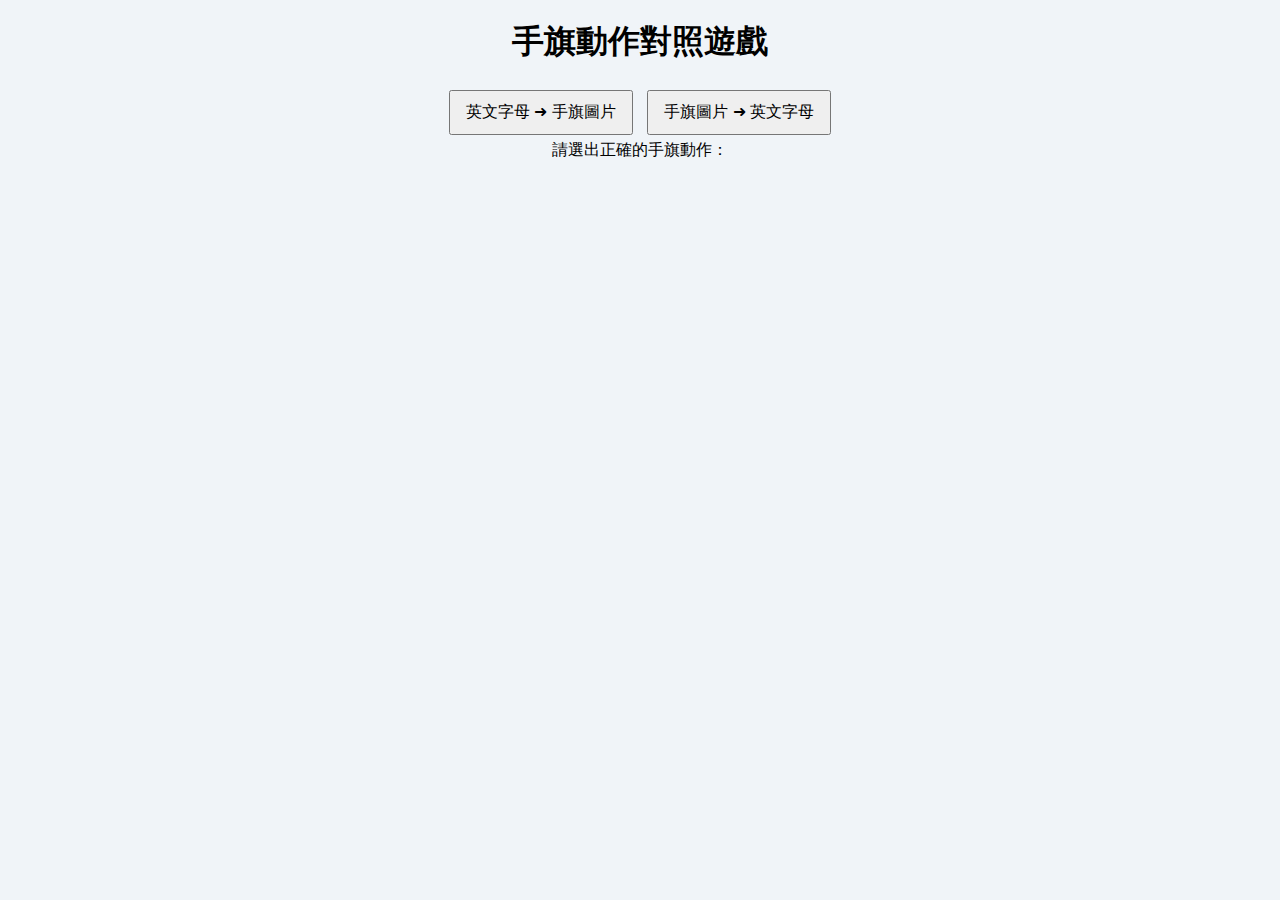
<file: index.html>
<!DOCTYPE html>
<html lang="zh-Hant">
<head>
  <meta charset="UTF-8">
  <title>手旗遊戲</title>
  <style>
    body {
      font-family: Arial, sans-serif;
      text-align: center;
      background-color: #f0f4f8;
    }
    h1 {
      margin-top: 20px;
    }
    #mode-selection {
      margin-top: 20px;
    }
    #letter-display, #image-question {
      font-size: 3em;
      margin-top: 10px;
    }
    #choices-container {
      display: flex;
      flex-wrap: wrap;
      justify-content: center;
      gap: 20px;
      margin-top: 30px;
    }
    .choice-image, #correct-image, .image-question-img {
      width: 120px;
      height: auto;
      cursor: pointer;
      border: 3px solid transparent;
      border-radius: 10px;
      transition: transform 0.2s, border 0.2s;
    }
    .choice-image:hover {
      transform: scale(1.05);
      border: 3px solid #4CAF50;
    }
    #feedback {
      font-size: 1.2em;
      margin-top: 20px;
    }
    #remember-button {
      margin-top: 15px;
      padding: 10px 20px;
      font-size: 1em;
      display: none;
    }
    #timer {
      font-size: 1.2em;
      margin-top: 10px;
      color: #d32f2f;
    }
    #correct-container {
      margin-top: 15px;
      font-size: 2em;
    }
    .mode-btn {
      margin: 5px;
      padding: 10px 15px;
      font-size: 1em;
    }
  </style>
</head>
<body>
  <h1>手旗動作對照遊戲</h1>
  <div id="mode-selection">
    <button class="mode-btn" onclick="setMode('letter-to-image')">英文字母 ➜ 手旗圖片</button>
    <button class="mode-btn" onclick="setMode('image-to-letter')">手旗圖片 ➜ 英文字母</button>
  </div>
  <div id="question">請選出正確的手旗動作：</div>
  <div id="letter-display"></div>
  <div id="image-question"></div>
  <div id="timer"></div>
  <div id="choices-container"></div>
  <div id="feedback"></div>
  <div id="correct-container"></div>
  <button id="remember-button" onclick="startNextRound()">我記住了</button>

  <script>
    const allLetters = 'ABCDEFGHIJKLMNOPQRSTUVWXYZ'.split('');
    let currentAnswer = '';
    let timerInterval;
    let timeLeft = 5;
    let roundLocked = false;
    let gameMode = 'letter-to-image';

    function setMode(mode) {
      gameMode = mode;
      document.getElementById('mode-selection').style.display = 'none';
      startNextRound();
    }

    function getRandomChoices(answer, count = 4) {
      const shuffled = allLetters.filter(l => l !== answer).sort(() => 0.5 - Math.random());
      const result = shuffled.slice(0, count - 1);
      result.push(answer);
      return result.sort(() => 0.5 - Math.random());
    }

    function startTimer() {
      clearInterval(timerInterval);
      timeLeft = 5;
      document.getElementById('timer').innerText = `⏳ ${timeLeft} 秒內作答`;
      timerInterval = setInterval(() => {
        timeLeft--;
        document.getElementById('timer').innerText = `⏳ ${timeLeft} 秒內作答`;
        if (timeLeft <= 0) {
          clearInterval(timerInterval);
          handleTimeout();
        }
      }, 1000);
    }

    function startNextRound() {
      document.getElementById('feedback').innerText = '';
      document.getElementById('correct-container').innerHTML = '';
      document.getElementById('remember-button').style.display = 'none';
      document.getElementById('letter-display').innerText = '';
      document.getElementById('image-question').innerHTML = '';
      roundLocked = false;

      currentAnswer = allLetters[Math.floor(Math.random() * allLetters.length)];
      const choices = getRandomChoices(currentAnswer);

      const container = document.getElementById('choices-container');
      container.innerHTML = '';

      if (gameMode === 'letter-to-image') {
        document.getElementById('letter-display').innerText = currentAnswer;
        choices.forEach(letter => {
          const img = document.createElement('img');
          img.src = `${letter}.png`;
          img.alt = `手旗 ${letter}`;
          img.classList.add('choice-image');
          img.onclick = () => handleChoice(letter);
          container.appendChild(img);
        });
      } else if (gameMode === 'image-to-letter') {
        const questionImg = document.createElement('img');
        questionImg.src = `${currentAnswer}.png`;
        questionImg.alt = `問題圖片`;
        questionImg.classList.add('image-question-img');
        document.getElementById('image-question').appendChild(questionImg);

        choices.forEach(letter => {
          const btn = document.createElement('button');
          btn.innerText = letter;
          btn.classList.add('mode-btn');
          btn.onclick = () => handleChoice(letter);
          container.appendChild(btn);
        });
      }

      startTimer();
    }

    function showCorrectAnswerImage() {
      const container = document.getElementById('correct-container');
      if (gameMode === 'letter-to-image') {
        container.innerHTML = `<div>✅ 正確答案：</div><img id="correct-image" src="${currentAnswer}.png" alt="正確手旗">`;
      } else if (gameMode === 'image-to-letter') {
        container.innerHTML = `<div>✅ 正確答案是：${currentAnswer}</div>`;
      }
    }

    function handleChoice(selected) {
      if (roundLocked) return;
      clearInterval(timerInterval);
      roundLocked = true;

      const feedback = document.getElementById('feedback');
      if (selected === currentAnswer) {
        feedback.innerText = '✅ 答對了！';
        setTimeout(startNextRound, 800);
      } else {
        feedback.innerText = `❌ 答錯了！`;
        showCorrectAnswerImage();
        document.getElementById('remember-button').style.display = 'inline-block';
      }
    }

    function handleTimeout() {
      roundLocked = true;
      document.getElementById('feedback').innerText = `⏰ 時間到！`;
      showCorrectAnswerImage();
      document.getElementById('remember-button').style.display = 'inline-block';
    }
  </script>
</body>
</html>
</file>
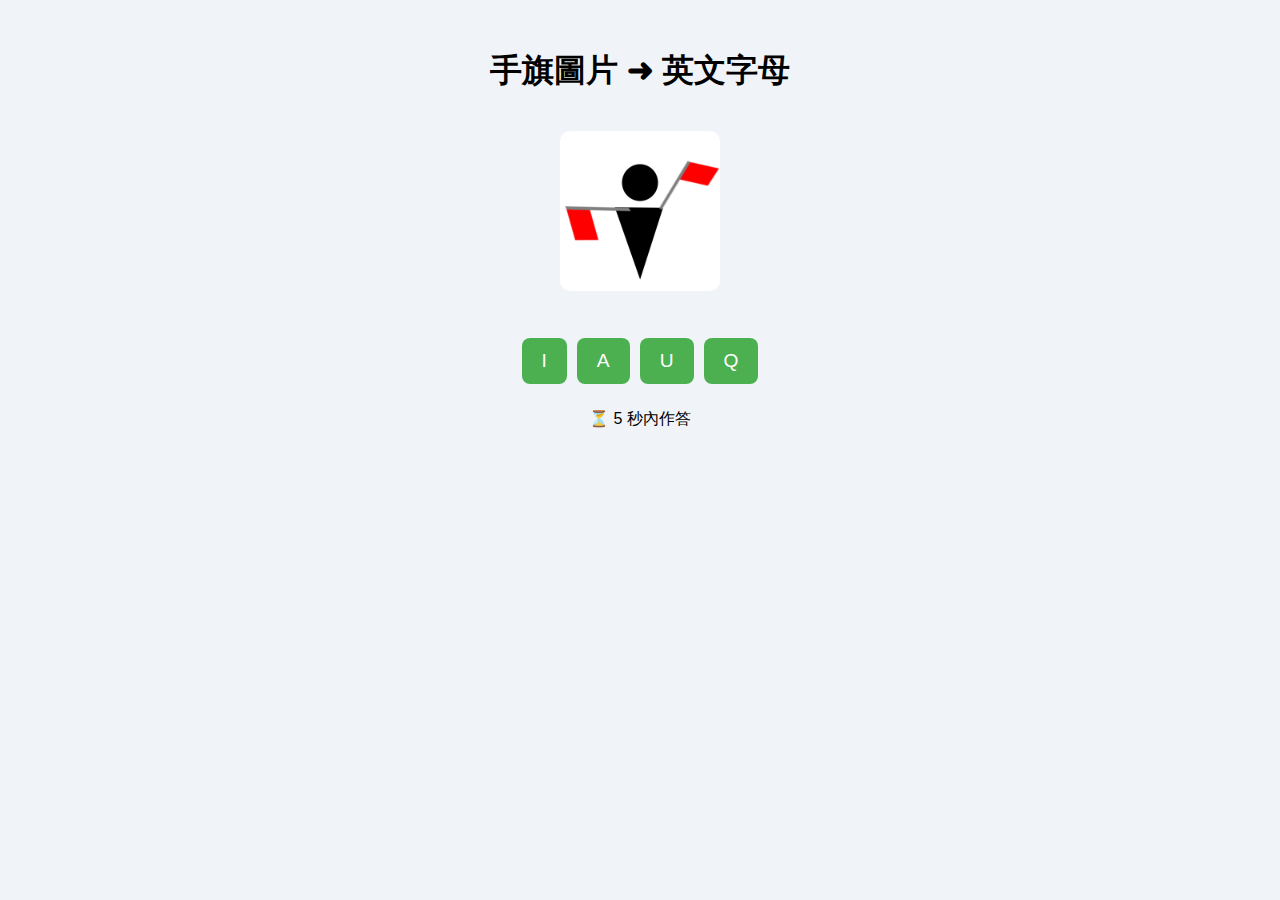
<file: image-to-letter.html>
<!DOCTYPE html>
<html lang="zh-Hant">
<head>
  <meta charset="UTF-8">
  <title>手旗圖片 ➜ 英文字母</title>
  <style>
    body {
      font-family: Arial, sans-serif;
      background-color: #f0f4f8;
      text-align: center;
      padding: 20px;
    }
    h1 {
      margin-bottom: 20px;
    }
    #image-container {
      height: 200px;
      display: flex;
      align-items: center;
      justify-content: center;
      margin: 20px 0;
    }
    #question-image {
      max-height: 160px;
      border-radius: 10px;
    }
    .letter-btn {
      padding: 12px 20px;
      font-size: 1.2em;
      margin: 5px;
      border-radius: 8px;
      cursor: pointer;
      background-color: #4CAF50;
      color: white;
      border: none;
    }
    .letter-btn:hover {
      background-color: #388E3C;
    }
    #feedback, #timer, #correct-answer {
      margin-top: 20px;
    }
  </style>
</head>
<body>
  <h1>手旗圖片 ➜ 英文字母</h1>
  <div id="image-container">
    <div id="image-question"></div>
  </div>
  <div id="choices-container"></div>
  <div id="feedback"></div>
  <div id="timer"></div>
  <div id="correct-answer"></div>
  <button id="retry-button" style="display:none" onclick="startGame()">再來一次</button>
  <script>
    const letters = 'ABCDEFGHIJKLMNOPQRSTUVWXYZ'.split('');
    let currentAnswer = '';
    let timer;
    let roundLocked = false;

    function getRandomChoices(answer, count = 4) {
      const pool = letters.filter(l => l !== answer);
      const result = pool.sort(() => 0.5 - Math.random()).slice(0, count - 1);
      result.push(answer);
      return result.sort(() => 0.5 - Math.random());
    }

    function startGame() {
      document.getElementById('retry-button').style.display = 'none';
      document.getElementById('feedback').innerText = '';
      document.getElementById('correct-answer').innerText = '';
      document.getElementById('choices-container').innerHTML = '';
      document.getElementById('image-question').innerHTML = '';
      roundLocked = false;

      currentAnswer = letters[Math.floor(Math.random() * letters.length)];
      const img = document.createElement('img');
      img.src = `images/${currentAnswer}.png`;
      img.id = 'question-image';
      img.alt = currentAnswer;
      document.getElementById('image-question').appendChild(img);

      const choices = getRandomChoices(currentAnswer);
      const container = document.getElementById('choices-container');
      choices.forEach(letter => {
        const btn = document.createElement('button');
        btn.innerText = letter;
        btn.className = 'letter-btn';
        btn.onclick = () => handleChoice(letter);
        container.appendChild(btn);
      });

      startTimer();
    }

    function handleChoice(selected) {
      if (roundLocked) return;
      clearInterval(timer);
      roundLocked = true;

      if (selected === currentAnswer) {
        document.getElementById('feedback').innerText = '✅ 答對了！';
        setTimeout(startGame, 1000);
      } else {
        document.getElementById('feedback').innerText = '❌ 答錯了！';
        document.getElementById('correct-answer').innerText = `正確答案是：${currentAnswer}`;
        document.getElementById('retry-button').style.display = 'inline-block';
      }
    }

    function startTimer() {
      let timeLeft = 5;
      const timerDisplay = document.getElementById('timer');
      timerDisplay.innerText = `⏳ ${timeLeft} 秒內作答`;
      timer = setInterval(() => {
        timeLeft--;
        timerDisplay.innerText = `⏳ ${timeLeft} 秒內作答`;
        if (timeLeft <= 0) {
          clearInterval(timer);
          roundLocked = true;
          document.getElementById('feedback').innerText = '⏰ 時間到！';
          document.getElementById('correct-answer').innerText = `正確答案是：${currentAnswer}`;
          document.getElementById('retry-button').style.display = 'inline-block';
        }
      }, 1000);
    }

    startGame();
  </script>
</body>
</html>
</file>
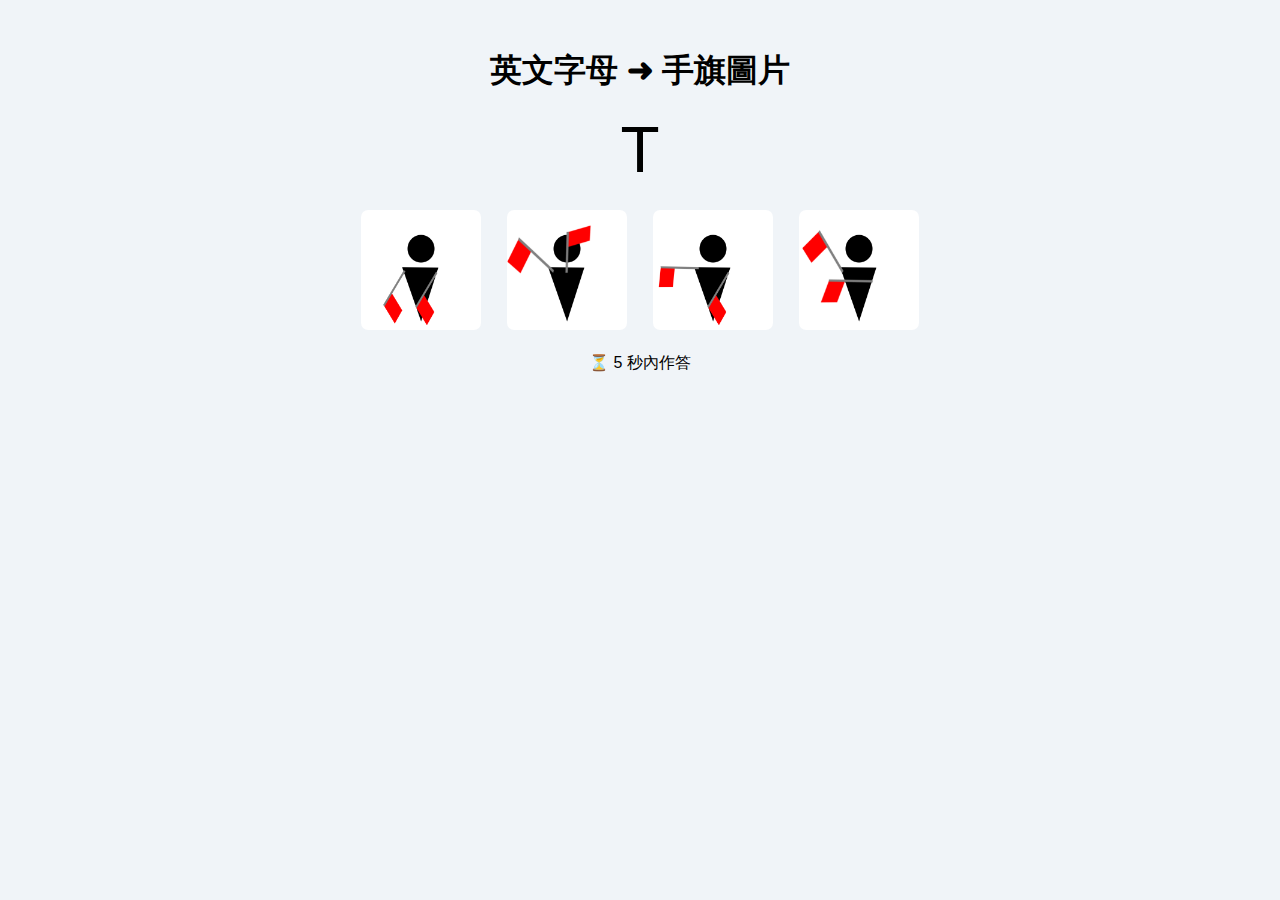
<file: letter-to-image.html>
<!DOCTYPE html>
<html lang="zh-Hant">
<head>
  <meta charset="UTF-8" />
  <title>英文字母 ➜ 手旗圖片</title>
  <style>
    body {
      font-family: Arial, sans-serif;
      background-color: #f0f4f8;
      text-align: center;
      padding: 20px;
    }
    h1 {
      margin-bottom: 20px;
    }
    #letter-display {
      font-size: 4em;
      margin: 20px 0;
    }
    .choice-image {
      width: 120px;
      height: auto;
      border-radius: 10px;
      border: 3px solid transparent;
      cursor: pointer;
      transition: transform 0.2s, border 0.2s;
    }
    .choice-image:hover {
      transform: scale(1.05);
      border: 3px solid #4CAF50;
    }
    #choices-container {
      display: flex;
      flex-wrap: wrap;
      justify-content: center;
      gap: 20px;
      margin-top: 20px;
    }
    #feedback, #timer, #correct-answer {
      margin-top: 20px;
    }
    #correct-answer img {
      max-width: 120px;
      border-radius: 10px;
      margin-top: 10px;
    }
  </style>
</head>
<body>
  <h1>英文字母 ➜ 手旗圖片</h1>
  <div id="letter-display"></div>
  <div id="choices-container"></div>
  <div id="feedback"></div>
  <div id="timer"></div>
  <div id="correct-answer"></div>
  <button id="retry-button" style="display:none" onclick="startGame()">再來一次</button>
  <script>
    const letters = 'ABCDEFGHIJKLMNOPQRSTUVWXYZ'.split('');
    let currentAnswer = '';
    let timer;
    let roundLocked = false;

    function getRandomChoices(answer, count = 4) {
      const pool = letters.filter(l => l !== answer);
      const result = pool.sort(() => 0.5 - Math.random()).slice(0, count - 1);
      result.push(answer);
      return result.sort(() => 0.5 - Math.random());
    }

    function startGame() {
      document.getElementById('retry-button').style.display = 'none';
      document.getElementById('feedback').innerText = '';
      document.getElementById('correct-answer').innerText = '';
      document.getElementById('choices-container').innerHTML = '';
      document.getElementById('letter-display').innerText = '';
      roundLocked = false;

      currentAnswer = letters[Math.floor(Math.random() * letters.length)];
      document.getElementById('letter-display').innerText = currentAnswer;

      const choices = getRandomChoices(currentAnswer);
      const container = document.getElementById('choices-container');
      choices.forEach(letter => {
        const img = document.createElement('img');
        img.src = `images/${letter}.png`;
        img.className = 'choice-image';
        img.alt = letter;
        img.onclick = () => handleChoice(letter);
        container.appendChild(img);
      });

      startTimer();
    }

    function handleChoice(selected) {
      if (roundLocked) return;
      clearInterval(timer);
      roundLocked = true;

      if (selected === currentAnswer) {
        document.getElementById('feedback').innerText = '✅ 答對了！';
        setTimeout(startGame, 1000);
      } else {
        document.getElementById('feedback').innerText = '❌ 答錯了！';
        document.getElementById('correct-answer').innerHTML = `正確答案：<br><img src="images/${currentAnswer}.png" alt="正確答案">`;
        document.getElementById('retry-button').style.display = 'inline-block';
      }
    }

    function startTimer() {
      let timeLeft = 5;
      const timerDisplay = document.getElementById('timer');
      timerDisplay.innerText = `⏳ ${timeLeft} 秒內作答`;
      timer = setInterval(() => {
        timeLeft--;
        timerDisplay.innerText = `⏳ ${timeLeft} 秒內作答`;
        if (timeLeft <= 0) {
          clearInterval(timer);
          roundLocked = true;
          document.getElementById('feedback').innerText = '⏰ 時間到！';
          document.getElementById('correct-answer').innerHTML = `正確答案：<br><img src="images/${currentAnswer}.png" alt="正確答案">`;
          document.getElementById('retry-button').style.display = 'inline-block';
        }
      }, 1000);
    }

    startGame();
  </script>
</body>
</html>
</file>
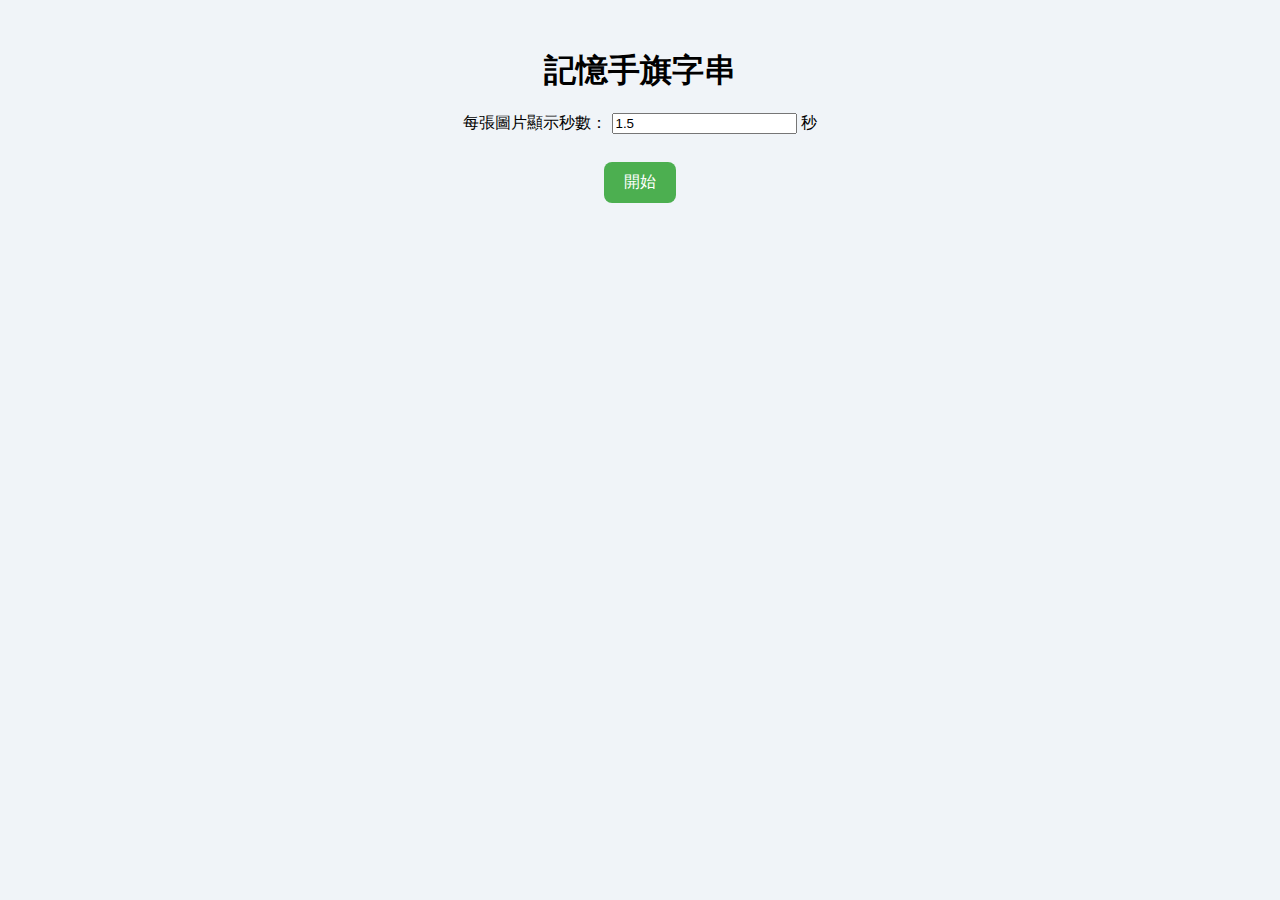
<file: memory-string.html>
<!DOCTYPE html>
<html lang="zh-Hant">
<head>
  <meta charset="UTF-8" />
  <title>記憶手旗字串</title>
  <style>
    body {
      font-family: Arial, sans-serif;
      background-color: #f0f4f8;
      text-align: center;
      padding: 20px;
    }
    h1 {
      margin-bottom: 20px;
    }
    .image-question-img {
      max-width: 120px;
      border-radius: 10px;
      margin-top: 20px;
      border: 5px solid #4CAF50; /* 綠色邊框 */
      transition: opacity 0.3s ease;
      opacity: 1;
    }
    #memory-setup {
      margin: 20px 0;
    }
    #memory-answer {
      padding: 10px;
      font-size: 1.2em;
    }
    .btn {
      padding: 10px 20px;
      font-size: 1em;
      margin: 10px 5px;
      border-radius: 8px;
      cursor: pointer;
    }
    .btn-green {
      background-color: #4CAF50;
      color: white;
      border: none;
    }
    .btn-green:hover {
      background-color: #388E3C;
    }
    #feedback {
      margin-top: 20px;
    }
  </style>
</head>
<body>
  <h1>記憶手旗字串</h1>

  <div id="memory-setup">
    每張圖片顯示秒數：
    <input type="number" id="delay-setting" value="1.5" min="0.1" step="0.1" /> 秒
    <br /><br />
    <button class="btn btn-green" onclick="startMemoryGame()">開始</button>
  </div>

  <div id="image-question"></div>
  <div id="memory-input-section" style="display:none">
    <input type="text" id="memory-answer" placeholder="請輸入看到的字串" />
    <br />
    <button class="btn btn-green" onclick="checkMemoryAnswer()">提交答案</button>
    <button class="btn btn-green" onclick="startMemoryGame()">再來一次</button>
  </div>
  <div id="feedback"></div>

  <script>
    const letters = 'ABCDEFGHIJKLMNOPRSTUZ'.split('');
    let memoryString = '';

    function generateRandomString() {
      const length = Math.floor(Math.random() * 8) + 1;
      return Array.from({ length }, () => letters[Math.floor(Math.random() * letters.length)]).join('');
    }

    function startMemoryGame() {
      memoryString = generateRandomString();
      const delay = parseFloat(document.getElementById('delay-setting').value || '1.5') * 1000;
      const question = document.getElementById('image-question');

      document.getElementById('memory-input-section').style.display = 'none';
      document.getElementById('feedback').innerText = '';
      question.innerHTML = '';

      let index = 0;
      const showNext = () => {
        if (index >= memoryString.length) {
          question.innerHTML = '';
          document.getElementById('memory-input-section').style.display = 'block';
          return;
        }
        const img = document.createElement('img');
        img.src = `images/${memoryString[index]}.png`;
        img.className = 'image-question-img';
        img.style.opacity = '0'; // 先透明
        question.innerHTML = '';
        question.appendChild(img);

        // 0.1秒後淡入
        setTimeout(() => {
          img.style.opacity = '1';
        }, 100);

        index++;
        setTimeout(showNext, delay);
      };
      showNext();
    }

    function checkMemoryAnswer() {
      const userAnswer = document.getElementById('memory-answer').value.toUpperCase().trim();
      const feedback = document.getElementById('feedback');
      if (userAnswer === memoryString) {
        feedback.innerText = '✅ 答對了！';
      } else {
        feedback.innerText = `❌ 答錯了！正確答案是：${memoryString}`;
      }
    }
  </script>
</body>
</html>
</file>
